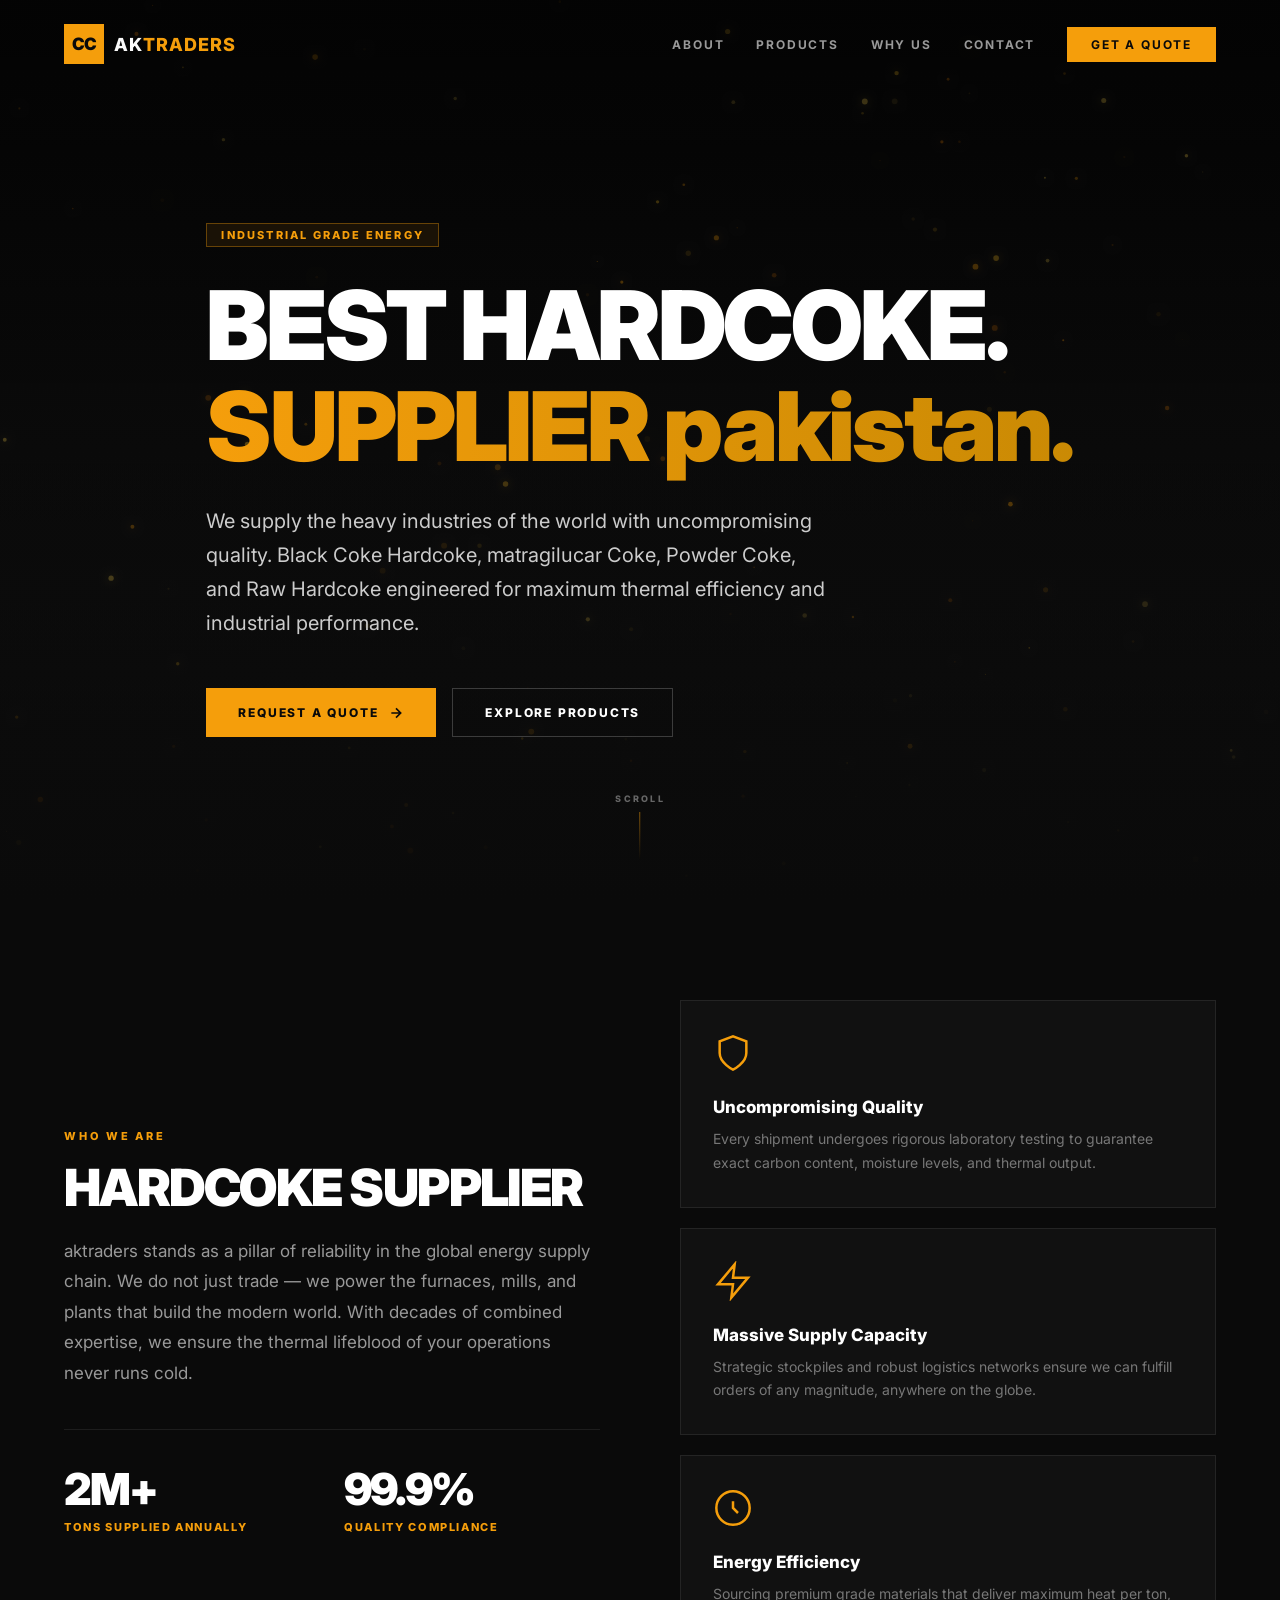
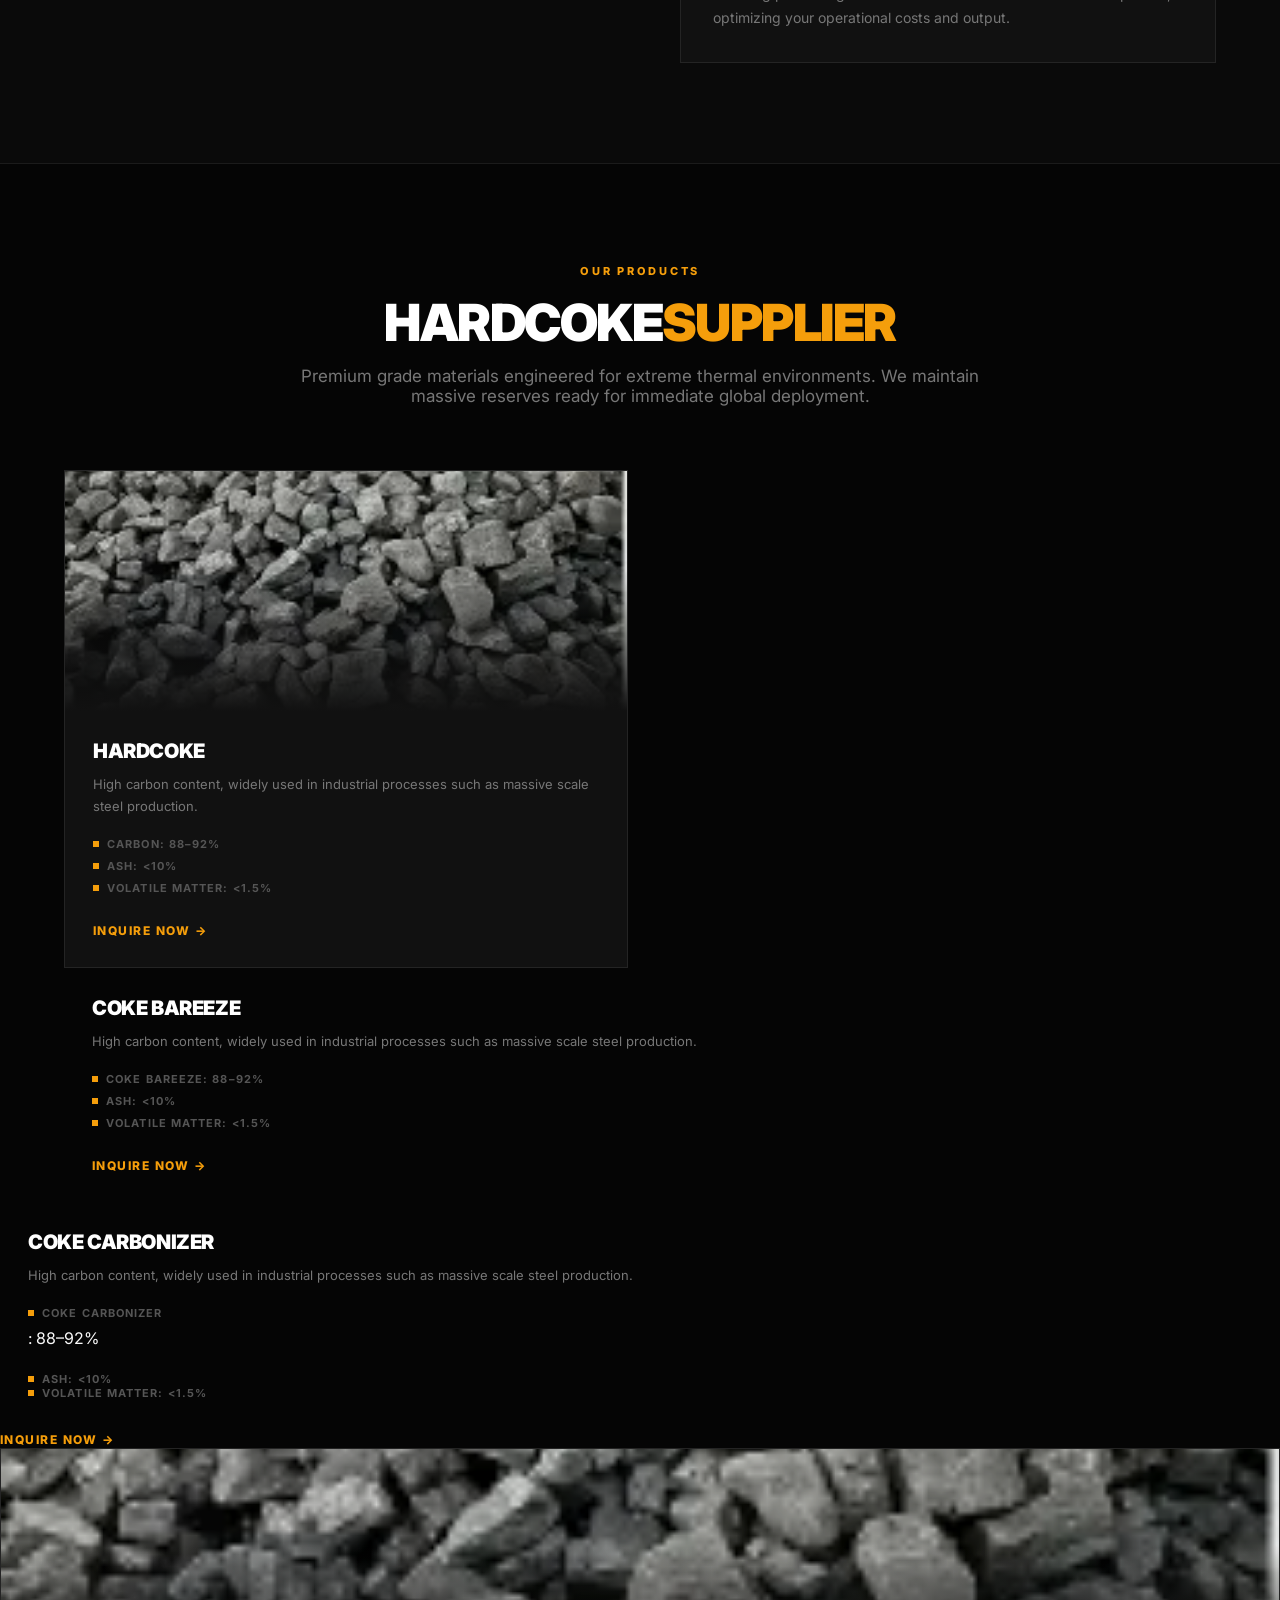
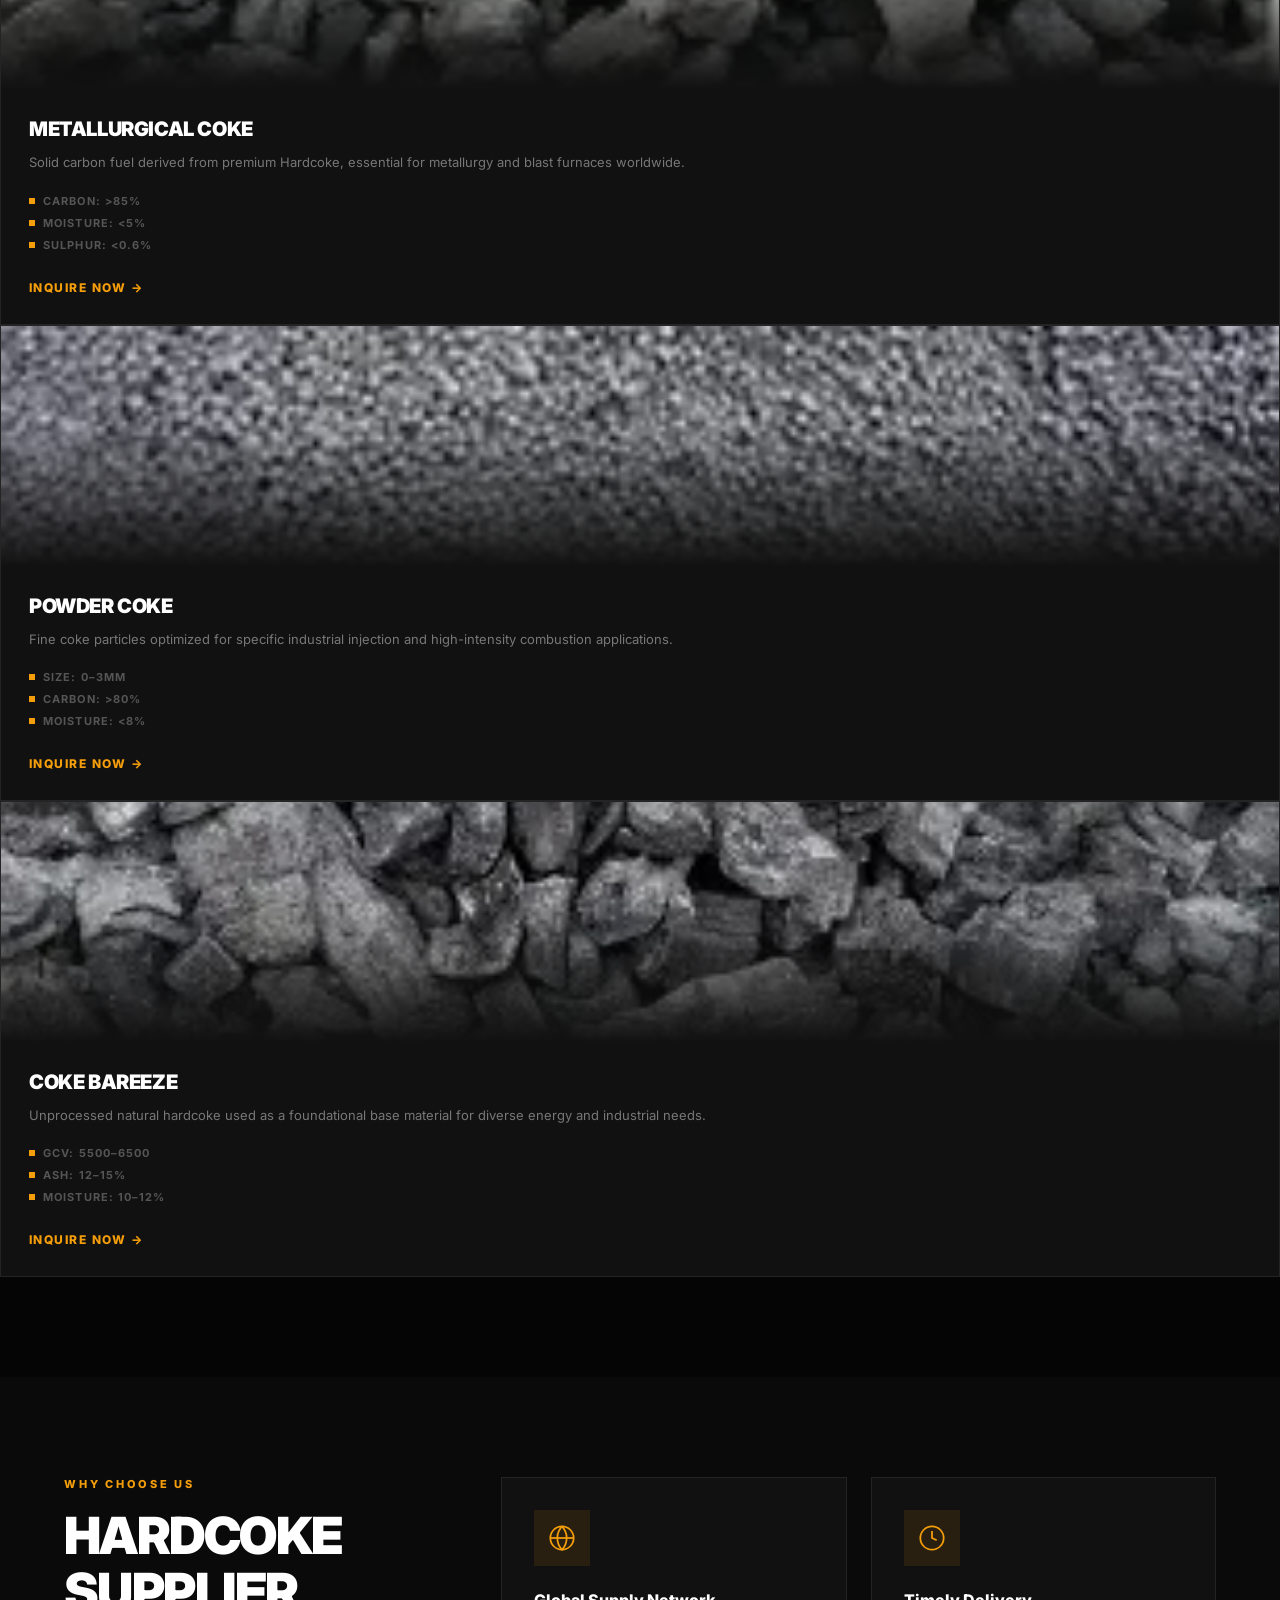
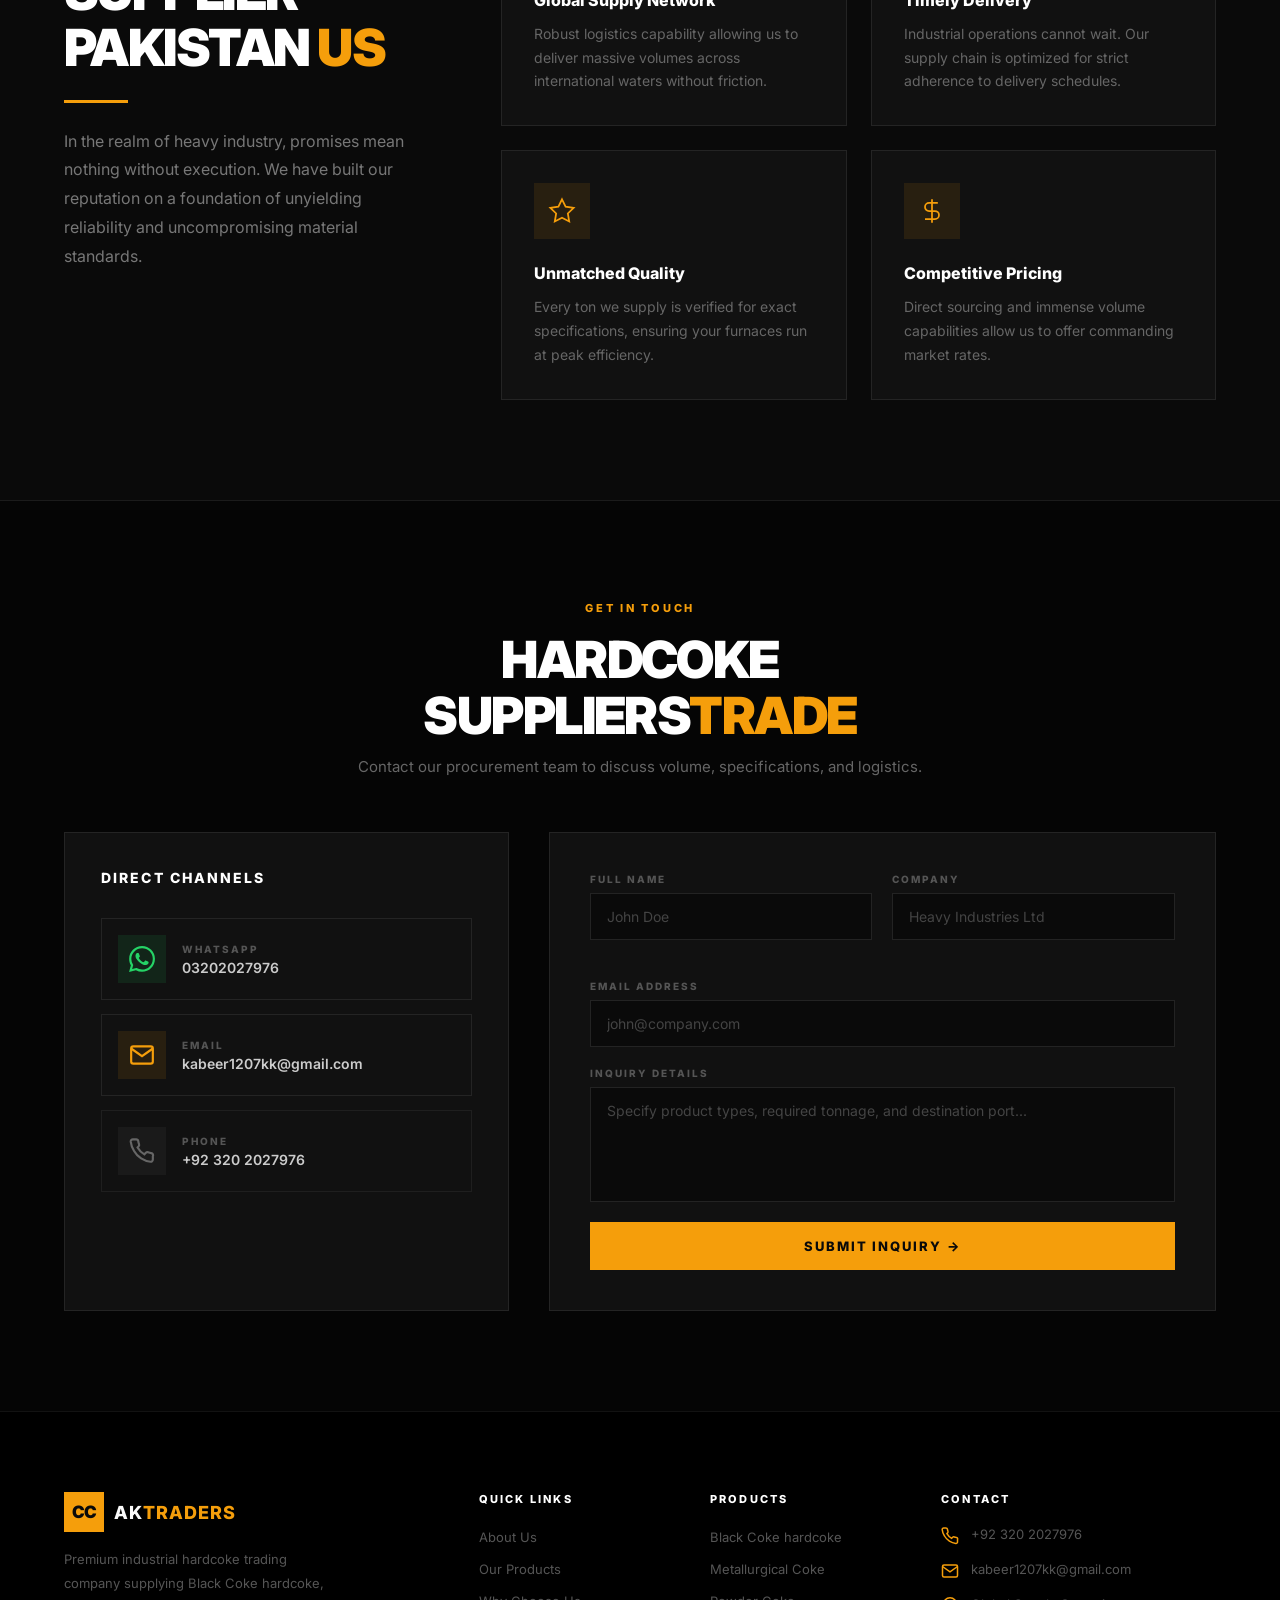
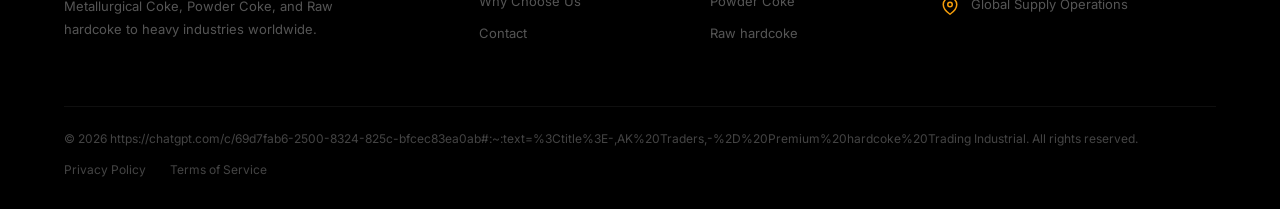
<file: index.html>
<!DOCTYPE html>
<html lang="en">
  <!-- Website Title -->
<title>AK Traders</title>

<!-- Favicon (this is what shows in Google + browser tab) -->
<link rel="icon" type="image/png" href="logo.png">

<!-- SEO Name -->
<meta name="description" content="AK Traders - Hardcoke Supplier">
<meta name="keywords" content="AK Traders, hardcoke supplier, coal supplier">

<!-- Open Graph (Google/social preview) -->
<meta property="og:title" content="AK Traders">
<meta property="og:description" content="Hardcoke Supplier">
<meta property="og:image" content="logo.png">
<meta property="og:type" content="website">
<head>
<meta charset="UTF-8"/>
<meta name="viewport" content="width=device-width, initial-scale=1.0"/>
<title>AKTRADERS - Premium hardcoke Trading</title>
<link rel="preconnect" href="https://fonts.googleapis.com">
<link href="https://fonts.googleapis.com/css2?family=Inter:wght@400;500;600;700;800;900&display=swap" rel="stylesheet">
<style>
*,*::before,*::after{box-sizing:border-box;margin:0;padding:0}
html{scroll-behavior:smooth}
body{font-family:'Inter',sans-serif;background:#0a0a0a;color:#fafafa;-webkit-font-smoothing:antialiased}
a{text-decoration:none;color:inherit}
img{display:block;max-width:100%}
nav{position:fixed;top:0;left:0;right:0;z-index:100;transition:all .3s;padding:24px 0;border-bottom:1px solid transparent}
nav.scrolled{background:rgba(10,10,10,.96);backdrop-filter:blur(12px);border-color:rgba(255,255,255,.08);padding:16px 0}
.nav-inner{max-width:1200px;margin:0 auto;padding:0 24px;display:flex;align-items:center;justify-content:space-between}
.logo{display:flex;align-items:center;gap:10px;cursor:pointer}
.logo-box{width:40px;height:40px;background:#f59e0b;display:flex;align-items:center;justify-content:center;font-weight:900;font-size:17px;color:#0a0a0a;letter-spacing:-.5px}
.logo-text{font-weight:800;font-size:18px;text-transform:uppercase;letter-spacing:1px}
.logo-text span{color:#f59e0b}
.nav-links{display:flex;align-items:center;gap:32px}
.nav-links a{font-size:12px;font-weight:700;text-transform:uppercase;letter-spacing:.15em;color:#999;transition:color .2s}
.nav-links a:hover{color:#f59e0b}
.nav-cta{background:#f59e0b;color:#0a0a0a!important;padding:10px 24px;font-size:12px;font-weight:800;text-transform:uppercase;letter-spacing:.15em;transition:opacity .2s}
.nav-cta:hover{opacity:.85}
.hamburger{display:none;flex-direction:column;gap:5px;cursor:pointer;padding:4px;background:none;border:none}
.hamburger span{display:block;width:24px;height:2px;background:#fafafa;transition:all .3s}
.mobile-menu{display:none;flex-direction:column;background:#0a0a0a;border-top:1px solid rgba(255,255,255,.08)}
.mobile-menu a{padding:16px 24px;font-size:13px;font-weight:700;text-transform:uppercase;letter-spacing:.1em;border-bottom:1px solid rgba(255,255,255,.05);color:#ccc}
.mob-cta{background:#f59e0b!important;color:#0a0a0a!important;text-align:center;margin:12px 24px;padding:14px!important;border:none!important}
#hero{position:relative;min-height:100vh;display:flex;align-items:center;overflow:hidden}
#particle-canvas{position:absolute;inset:0;width:100%;height:100%}
.hero-overlay{position:absolute;inset:0;background:linear-gradient(to bottom,rgba(0,0,0,.6),rgba(0,0,0,.3) 50%,#0a0a0a)}
.hero-content{position:relative;z-index:2;max-width:1200px;margin:0 auto;padding:120px 24px 60px}
.hero-badge{display:inline-block;padding:4px 14px;border:1px solid rgba(245,158,11,.35);background:rgba(245,158,11,.08);color:#f59e0b;font-size:11px;font-weight:800;text-transform:uppercase;letter-spacing:.2em;margin-bottom:28px}
.hero-title{font-size:clamp(48px,8vw,96px);font-weight:900;line-height:1.05;letter-spacing:-.03em;margin-bottom:28px;color:#fff}
.hero-title .gold{background:linear-gradient(90deg,#f59e0b,#ca8a04);-webkit-background-clip:text;-webkit-text-fill-color:transparent;background-clip:text}
.hero-sub{font-size:clamp(16px,2vw,20px);color:#ccc;max-width:620px;line-height:1.7;margin-bottom:48px}
.hero-btns{display:flex;flex-wrap:wrap;gap:16px}
.btn-primary{display:inline-flex;align-items:center;gap:10px;background:#f59e0b;color:#0a0a0a;padding:16px 32px;font-size:12px;font-weight:800;text-transform:uppercase;letter-spacing:.15em;transition:opacity .2s;cursor:pointer}
.btn-primary:hover{opacity:.88}
.btn-outline{display:inline-flex;align-items:center;padding:16px 32px;font-size:12px;font-weight:800;text-transform:uppercase;letter-spacing:.15em;border:1px solid rgba(255,255,255,.2);color:#fff;transition:background .2s}
.btn-outline:hover{background:rgba(255,255,255,.06)}
.scroll-hint{position:absolute;bottom:40px;left:50%;transform:translateX(-50%);display:flex;flex-direction:column;align-items:center;gap:8px;z-index:2;opacity:0;animation:fadeIn 1s 2s forwards}
.scroll-hint span{font-size:9px;font-weight:800;text-transform:uppercase;letter-spacing:.25em;color:#666}
.scroll-line{width:1px;height:48px;background:linear-gradient(to bottom,#f59e0b88,transparent)}
@keyframes fadeIn{to{opacity:1}}
section{padding:100px 0}
.container{max-width:1200px;margin:0 auto;padding:0 24px}
.section-tag{font-size:11px;font-weight:800;text-transform:uppercase;letter-spacing:.25em;color:#f59e0b;margin-bottom:16px}
.section-title{font-size:clamp(28px,4vw,52px);font-weight:900;text-transform:uppercase;letter-spacing:-.03em;line-height:1.1;color:#fff}
.section-title span{color:#f59e0b}
.divider{width:64px;height:3px;background:#f59e0b;margin:24px 0}
#about{background:#0a0a0a;border-bottom:1px solid rgba(255,255,255,.07)}
.about-grid{display:grid;grid-template-columns:1fr 1fr;gap:80px;align-items:center}
.about-desc{font-size:17px;color:#999;line-height:1.8;margin:20px 0 40px}
.stats{display:grid;grid-template-columns:1fr 1fr;gap:24px;padding-top:32px;border-top:1px solid rgba(255,255,255,.08)}
.stat-num{font-size:44px;font-weight:900;color:#fff;letter-spacing:-.04em}
.stat-label{font-size:11px;font-weight:800;text-transform:uppercase;letter-spacing:.15em;color:#f59e0b;margin-top:4px}
.feature-cards{display:flex;flex-direction:column;gap:20px}
.feat-card{background:#111;border:1px solid rgba(255,255,255,.08);padding:32px;transition:border-color .3s}
.feat-card:hover{border-color:rgba(245,158,11,.4)}
.feat-icon{width:40px;height:40px;margin-bottom:20px;stroke:#f59e0b}
.feat-title{font-size:17px;font-weight:800;color:#fff;margin-bottom:10px}
.feat-desc{font-size:14px;color:#777;line-height:1.7}
#products{background:#050505}
.prod-header{text-align:center;max-width:720px;margin:0 auto 64px}
.prod-desc{font-size:17px;color:#777;margin-top:16px}
.prod-grid{display:grid;grid-template-columns:1fr 1fr;gap:24px}
.prod-card{background:#111;border:1px solid rgba(255,255,255,.08);overflow:hidden;transition:transform .3s}
.prod-card:hover{transform:translateY(-6px)}
.prod-img-wrap{height:240px;overflow:hidden;position:relative;background:#000}
.prod-img-wrap img{width:100%;height:100%;object-fit:cover;opacity:.9;transition:opacity .4s,transform .6s}
.prod-card:hover .prod-img-wrap img{opacity:1;transform:scale(1.04)}
.prod-img-overlay{position:absolute;inset:0;background:linear-gradient(to top,#111 0%,transparent 60%)}
.prod-body{padding:28px}
.prod-name{font-size:20px;font-weight:900;text-transform:uppercase;color:#fff;letter-spacing:-.02em;margin-bottom:10px}
.prod-text{font-size:13px;color:#777;line-height:1.7;margin-bottom:20px}
.prod-specs{display:flex;flex-direction:column;gap:8px;margin-bottom:24px}
.prod-spec{display:flex;align-items:center;gap:8px;font-size:11px;font-weight:700;text-transform:uppercase;letter-spacing:.1em;color:#555}
.prod-spec::before{content:'';display:block;width:6px;height:6px;background:#f59e0b;flex-shrink:0}
.prod-cta{display:inline-flex;align-items:center;gap:8px;font-size:12px;font-weight:800;text-transform:uppercase;letter-spacing:.12em;color:#f59e0b;transition:color .2s}
.prod-cta:hover{color:#fff}
#why-us{background:#0a0a0a;border-bottom:1px solid rgba(255,255,255,.07)}
.why-layout{display:grid;grid-template-columns:1fr 2fr;gap:80px}
.why-left p{font-size:16px;color:#777;line-height:1.8;margin-top:16px}
.why-grid{display:grid;grid-template-columns:1fr 1fr;gap:24px}
.why-card{background:#111;border:1px solid rgba(255,255,255,.08);padding:32px;transition:all .3s}
.why-card:hover{background:#141414;border-color:rgba(245,158,11,.3)}
.why-icon-box{width:56px;height:56px;background:rgba(245,158,11,.1);display:flex;align-items:center;justify-content:center;margin-bottom:24px}
.why-icon-box svg{width:28px;height:28px;stroke:#f59e0b}
.why-title{font-size:16px;font-weight:800;color:#fff;margin-bottom:12px}
.why-desc{font-size:14px;color:#666;line-height:1.7}
#contact{background:#050505}
.contact-top{text-align:center;max-width:600px;margin:0 auto 56px}
.contact-top p{margin-top:14px;font-size:15px;color:#666}
.contact-grid{display:grid;grid-template-columns:2fr 3fr;gap:40px}
.direct-box{background:#111;border:1px solid rgba(255,255,255,.08);padding:36px}
.direct-title{font-size:14px;font-weight:800;text-transform:uppercase;letter-spacing:.15em;color:#fff;margin-bottom:32px}
.contact-link{display:flex;align-items:center;gap:16px;padding:16px;border:1px solid rgba(255,255,255,.08);margin-bottom:14px;transition:border-color .25s;color:#fff}
.contact-link.whatsapp:hover{border-color:#25D366}
.contact-link.email:hover{border-color:#f59e0b}
.cl-icon{width:48px;height:48px;display:flex;align-items:center;justify-content:center;flex-shrink:0}
.cl-label{font-size:10px;font-weight:800;text-transform:uppercase;letter-spacing:.2em;color:#555;margin-bottom:4px}
.cl-text{font-size:14px;font-weight:600;color:#ccc;transition:color .2s;word-break:break-all}
.contact-link.whatsapp:hover .cl-text{color:#25D366}
.contact-link.email:hover .cl-text{color:#f59e0b}
.phone-box{display:flex;align-items:center;gap:16px;padding:16px;border:1px solid rgba(255,255,255,.06)}
.form-box{background:#111;border:1px solid rgba(255,255,255,.08);padding:40px}
.form-row{display:grid;grid-template-columns:1fr 1fr;gap:20px;margin-bottom:20px}
.field{display:flex;flex-direction:column;gap:8px;margin-bottom:20px}
.field label{font-size:10px;font-weight:800;text-transform:uppercase;letter-spacing:.2em;color:#555}
.field input,.field textarea{background:#0a0a0a;border:1px solid rgba(255,255,255,.1);padding:14px 16px;font-size:14px;color:#fff;font-family:'Inter',sans-serif;outline:none;transition:border-color .2s;resize:none;width:100%}
.field input::placeholder,.field textarea::placeholder{color:#444}
.field input:focus,.field textarea:focus{border-color:#f59e0b}
.submit-btn{width:100%;display:flex;align-items:center;justify-content:center;gap:12px;background:#f59e0b;color:#0a0a0a;padding:16px 32px;font-size:13px;font-weight:800;text-transform:uppercase;letter-spacing:.15em;border:none;cursor:pointer;font-family:'Inter',sans-serif;transition:opacity .2s}
.submit-btn:hover{opacity:.88}
.toast{display:none;position:fixed;bottom:32px;right:32px;background:#f59e0b;color:#0a0a0a;padding:16px 24px;font-size:13px;font-weight:700;z-index:999;border-radius:2px;box-shadow:0 8px 32px rgba(0,0,0,.5)}
footer{background:#000;border-top:1px solid rgba(255,255,255,.07);padding:80px 0 32px}
.footer-grid{display:grid;grid-template-columns:2fr 1fr 1fr 1.5fr;gap:48px;margin-bottom:64px}
.footer-brand p{font-size:13px;color:#555;line-height:1.8;margin-top:16px;max-width:280px}
.footer-col h4{font-size:11px;font-weight:800;text-transform:uppercase;letter-spacing:.2em;color:#fff;margin-bottom:20px}
.footer-col ul{list-style:none;display:flex;flex-direction:column;gap:12px}
.footer-col ul li a{font-size:13px;color:#555;transition:color .2s}
.footer-col ul li a:hover{color:#f59e0b}
.footer-col ul li span{font-size:13px;color:#555}
.fc-item{display:flex;align-items:flex-start;gap:12px;margin-bottom:16px}
.fc-item svg{width:18px;height:18px;stroke:#f59e0b;flex-shrink:0;margin-top:1px}
.fc-item a,.fc-item span{font-size:13px;color:#555;transition:color .2s;word-break:break-all}
.fc-item a:hover{color:#fff}
.footer-bottom{border-top:1px solid rgba(255,255,255,.06);padding-top:24px;display:flex;align-items:center;justify-content:space-between;flex-wrap:wrap;gap:16px}
.footer-bottom p{font-size:12px;color:#444}
.fbl{display:flex;gap:24px}
.fbl a{font-size:12px;color:#444;transition:color .2s}
.fbl a:hover{color:#fff}
.reveal{opacity:0;transform:translateY(32px);transition:opacity .7s ease,transform .7s ease}
.reveal.visible{opacity:1;transform:none}
.reveal-left{opacity:0;transform:translateX(-32px);transition:opacity .7s ease,transform .7s ease}
.reveal-left.visible{opacity:1;transform:none}
.reveal-right{opacity:0;transform:translateX(32px);transition:opacity .7s ease,transform .7s ease}
.reveal-right.visible{opacity:1;transform:none}
.d1{transition-delay:.1s}.d2{transition-delay:.2s}.d3{transition-delay:.3s}.d4{transition-delay:.4s}
@media(max-width:900px){
  .nav-links{display:none}
  .hamburger{display:flex}
  .about-grid,.contact-grid,.why-layout,.footer-grid{grid-template-columns:1fr}
  .prod-grid,.why-grid,.form-row{grid-template-columns:1fr}
  .footer-grid{grid-template-columns:1fr 1fr}
}
@media(max-width:600px){
  .footer-grid{grid-template-columns:1fr}
  .hero-btns{flex-direction:column}
  .btn-primary,.btn-outline{width:100%;justify-content:center}
}
</style>
</head>
<body>

<nav id="navbar">
  <div class="nav-inner">
    <a href="#" class="logo">
      <div class="logo-box">CC</div>
      <span class="logo-text">AK<span>TRADERS</span></span>
    </a>
    <div class="nav-links">
      <a href="#about">About</a>
      <a href="#products">Products</a>
      <a href="#why-us">Why Us</a>
      <a href="#contact">Contact</a>
      <a href="#contact" class="nav-cta">Get a Quote</a>
    </div>
    <button class="hamburger" id="hamburger" aria-label="Menu">
      <span></span><span></span><span></span>
    </button>
  </div>
  <div class="mobile-menu" id="mobile-menu">
    <a href="#about" onclick="closeMob()">About</a>
    <a href="#products" onclick="closeMob()">Products</a>
    <a href="#why-us" onclick="closeMob()">Why Us</a>
    <a href="#contact" onclick="closeMob()">Contact</a>
    <a href="#contact" class="mob-cta" onclick="closeMob()">Get a Quote</a>
  </div>
</nav>

<section id="hero">
  <canvas id="particle-canvas"></canvas>
  <div class="hero-overlay"></div>
  <div class="hero-content">
    <div class="hero-badge">Industrial Grade Energy</div>
    <h1 class="hero-title">BEST HARDCOKE.<br><span class="gold">SUPPLIER pakistan.</span></h1>
    <p class="hero-sub">We supply the heavy industries of the world with uncompromising quality. Black Coke Hardcoke, matragilucar Coke, Powder Coke, and Raw Hardcoke engineered for maximum thermal efficiency and industrial performance.</p>
    <div class="hero-btns">
      <a href="#contact" class="btn-primary">
        Request a Quote
        <svg width="16" height="16" viewBox="0 0 24 24" fill="none" stroke="currentColor" stroke-width="2.5"><path d="M5 12h14M12 5l7 7-7 7"/></svg>
      </a>
      <a href="#products" class="btn-outline">Explore Products</a>
    </div>
  </div>
  <div class="scroll-hint">
    <span>Scroll</span>
    <div class="scroll-line"></div>
  </div>
</section>

<section id="about">
  <div class="container">
    <div class="about-grid">
      <div>
        <div class="section-tag reveal">Who We Are</div>
        <h2 class="section-title reveal d1">Hardcoke SUPPLIER<br><span><I>
          <pakistan></pakistan>
        </I></span></h2>
        <p class="about-desc reveal d2">aktraders stands as a pillar of reliability in the global energy supply chain. We do not just trade  — we power the furnaces, mills, and plants that build the modern world. With decades of combined expertise, we ensure the thermal lifeblood of your operations never runs cold.</p>
        <div class="stats reveal d3">
          <div><div class="stat-num">2M+</div><div class="stat-label">Tons Supplied Annually</div></div>
          <div><div class="stat-num">99.9%</div><div class="stat-label">Quality Compliance</div></div>
        </div>
      </div>
      <div class="feature-cards">
        <div class="feat-card reveal d1">
          <svg class="feat-icon" viewBox="0 0 24 24" fill="none" stroke-width="1.5"><path d="M12 22s8-4 8-10V5l-8-3-8 3v7c0 6 8 10 8 10z"/></svg>
          <div class="feat-title">Uncompromising Quality</div>
          <div class="feat-desc">Every shipment undergoes rigorous laboratory testing to guarantee exact carbon content, moisture levels, and thermal output.</div>
        </div>
        <div class="feat-card reveal d2">
          <svg class="feat-icon" viewBox="0 0 24 24" fill="none" stroke-width="1.5"><path d="M13 2L3 14h9l-1 8 10-12h-9l1-8z"/></svg>
          <div class="feat-title">Massive Supply Capacity</div>
          <div class="feat-desc">Strategic stockpiles and robust logistics networks ensure we can fulfill orders of any magnitude, anywhere on the globe.</div>
        </div>
        <div class="feat-card reveal d3">
          <svg class="feat-icon" viewBox="0 0 24 24" fill="none" stroke-width="1.5"><circle cx="12" cy="12" r="10"/><path d="M12 8v4l3 3"/></svg>
          <div class="feat-title">Energy Efficiency</div>
          <div class="feat-desc">Sourcing premium grade materials that deliver maximum heat per ton, optimizing your operational costs and output.</div>
        </div>
      </div>
    </div>
  </div>
</section>

<section id="products">
  <div class="container">
    <div class="prod-header reveal">
      <div class="section-tag">Our Products</div>
      <h2 class="section-title">Hardcoke<span>SUPPLIER</span></h2>
      <p class="prod-desc">Premium grade materials engineered for extreme thermal environments. We maintain massive reserves ready for immediate global deployment.</p>
    </div>
    <div class="prod-grid">

      <div class="prod-card reveal d1">
        <div class="prod-img-wrap">
          <img src="[data-uri]" alt="Black Coke Hardcoke"/>
          <div class="prod-img-overlay"></div>
        </div>
        <div class="prod-body">
          <div class="prod-name">Hardcoke</div>
          <div class="prod-text">High carbon content, widely used in industrial processes such as massive scale steel production.</div>
          <div class="prod-specs">
            <div class="prod-spec">Carbon: 88&ndash;92%</div>
            <div class="prod-spec">Ash: &lt;10%</div>
            <div class="prod-spec">Volatile Matter: &lt;1.5%</div>
          </div>
          <a href="#contact" class="prod-cta">Inquire Now &rarr;</a>
        </div>
      </div>
        </div>
        <div class="prod-body">
          <div class="prod-name">coke bareeze</div>
          <div class="prod-text">High carbon content, widely used in industrial processes such as massive scale steel production.</div>
          <div class="prod-specs">
            <div class="prod-spec">coke bareeze: 88&ndash;92%</div>
            <div class="prod-spec">Ash: &lt;10%</div>
            <div class="prod-spec">Volatile Matter: &lt;1.5%</div>
          </div>
          <a href="#contact" class="prod-cta">Inquire Now &rarr;</a>
        </div>
      </div>
            </div>
        <div class="prod-body">
          <div class="prod-name">coke carbonizer</div>
          <div class="prod-text">High carbon content, widely used in industrial processes such as massive scale steel production.</div>
          <div class="prod-specs">
            <div class="prod-spec">coke carbonizer</div>: 88&ndash;92%</div>
            <div class="prod-spec">Ash: &lt;10%</div>
            <div class="prod-spec">Volatile Matter: &lt;1.5%</div>
          </div>
          <a href="#contact" class="prod-cta">Inquire Now &rarr;</a>
        </div>
      </div>
      <div class="prod-card reveal d2">
        <div class="prod-img-wrap">
          <img src="[data-uri]" alt="Metallurgical Coke"/>
          <div class="prod-img-overlay"></div>
        </div>
        <div class="prod-body">
          <div class="prod-name">Metallurgical Coke</div>
          <div class="prod-text">Solid carbon fuel derived from premium Hardcoke, essential for metallurgy and blast furnaces worldwide.</div>
          <div class="prod-specs">
            <div class="prod-spec">Carbon: &gt;85%</div>
            <div class="prod-spec">Moisture: &lt;5%</div>
            <div class="prod-spec">Sulphur: &lt;0.6%</div>
          </div>
          <a href="#contact" class="prod-cta">Inquire Now &rarr;</a>
        </div>
      </div>

      <div class="prod-card reveal d3">
        <div class="prod-img-wrap">
          <img src="[data-uri]" alt="Powder Coke"/>
          <div class="prod-img-overlay"></div>
        </div>
        <div class="prod-body">
          <div class="prod-name">Powder Coke</div>
          <div class="prod-text">Fine coke particles optimized for specific industrial injection and high-intensity combustion applications.</div>
          <div class="prod-specs">
            <div class="prod-spec">Size: 0&ndash;3mm</div>
            <div class="prod-spec">Carbon: &gt;80%</div>
            <div class="prod-spec">Moisture: &lt;8%</div>
          </div>
          <a href="#contact" class="prod-cta">Inquire Now &rarr;</a>
        </div>
      </div>

      <div class="prod-card reveal d4">
        <div class="prod-img-wrap">
          <img src="[data-uri]" alt="Raw Coal"/>
          <div class="prod-img-overlay"></div>
        </div>
        <div class="prod-body">
          <div class="prod-name">COKE BAREEZE</div>
          <div class="prod-text">Unprocessed natural hardcoke used as a foundational base material for diverse energy and industrial needs.</div>
          <div class="prod-specs">
            <div class="prod-spec">GCV: 5500&ndash;6500</div>
            <div class="prod-spec">Ash: 12&ndash;15%</div>
            <div class="prod-spec">Moisture: 10&ndash;12%</div>
          </div>
          <a href="#contact" class="prod-cta">Inquire Now &rarr;</a>
        </div>
      </div>

    </div>
  </div>
</section>

<section id="why-us">
  <div class="container">
    <div class="why-layout">
      <div class="why-left reveal-left">
        <div class="section-tag">Why Choose Us</div>
        <h2 class="section-title">hardcoke SUPPLIER PAKISTAN <span>Us</span></h2>
        <div class="divider"></div>
        <p>In the realm of heavy industry, promises mean nothing without execution. We have built our reputation on a foundation of unyielding reliability and uncompromising material standards.</p>
      </div>
      <div class="why-grid">
        <div class="why-card reveal d1">
          <div class="why-icon-box"><svg viewBox="0 0 24 24" fill="none" stroke-width="1.5"><circle cx="12" cy="12" r="10"/><path d="M12 2a14.5 14.5 0 0 0 0 20A14.5 14.5 0 0 0 12 2"/><path d="M2 12h20"/></svg></div>
          <div class="why-title">Global Supply Network</div>
          <div class="why-desc">Robust logistics capability allowing us to deliver massive volumes across international waters without friction.</div>
        </div>
        <div class="why-card reveal d2">
          <div class="why-icon-box"><svg viewBox="0 0 24 24" fill="none" stroke-width="1.5"><circle cx="12" cy="12" r="10"/><path d="M12 6v6l4 2"/></svg></div>
          <div class="why-title">Timely Delivery</div>
          <div class="why-desc">Industrial operations cannot wait. Our supply chain is optimized for strict adherence to delivery schedules.</div>
        </div>
        <div class="why-card reveal d3">
          <div class="why-icon-box"><svg viewBox="0 0 24 24" fill="none" stroke-width="1.5"><path d="M12 2l3.09 6.26L22 9.27l-5 4.87 1.18 6.88L12 17.77l-6.18 3.25L7 14.14 2 9.27l6.91-1.01L12 2z"/></svg></div>
          <div class="why-title">Unmatched Quality</div>
          <div class="why-desc">Every ton we supply is verified for exact specifications, ensuring your furnaces run at peak efficiency.</div>
        </div>
        <div class="why-card reveal d4">
          <div class="why-icon-box"><svg viewBox="0 0 24 24" fill="none" stroke-width="1.5"><path d="M12 2v20M17 5H9.5a3.5 3.5 0 0 0 0 7h5a3.5 3.5 0 0 1 0 7H6"/></svg></div>
          <div class="why-title">Competitive Pricing</div>
          <div class="why-desc">Direct sourcing and immense volume capabilities allow us to offer commanding market rates.</div>
        </div>
      </div>
    </div>
  </div>
</section>

<section id="contact">
  <div class="container">
    <div class="contact-top reveal">
      <div class="section-tag">Get in Touch</div>
      <h2 class="section-title">hardcoke SUPPLIERS<span>Trade</span></h2>
      <p>Contact our procurement team to discuss volume, specifications, and logistics.</p>
    </div>
    <div class="contact-grid">
      <div class="direct-box reveal-left">
        <div class="direct-title">Direct Channels</div>
        <a href="https://wa.me/923202027976" target="_blank" class="contact-link whatsapp">
          <div class="cl-icon" style="background:rgba(37,211,102,.1)">
            <svg viewBox="0 0 24 24" fill="#25D366" width="26" height="26"><path d="M17.472 14.382c-.297-.149-1.758-.867-2.03-.967-.273-.099-.471-.148-.67.15-.197.297-.767.966-.94 1.164-.173.199-.347.223-.644.075-.297-.15-1.255-.463-2.39-1.475-.883-.788-1.48-1.761-1.653-2.059-.173-.297-.018-.458.13-.606.134-.133.298-.347.446-.52.149-.174.198-.298.298-.497.099-.198.05-.371-.025-.52-.075-.149-.669-1.612-.916-2.207-.242-.579-.487-.5-.669-.51-.173-.008-.371-.01-.57-.01-.198 0-.52.074-.792.372-.272.297-1.04 1.016-1.04 2.479 0 1.462 1.065 2.875 1.213 3.074.149.198 2.096 3.2 5.077 4.487.709.306 1.262.489 1.694.625.712.227 1.36.195 1.871.118.571-.085 1.758-.719 2.006-1.413.248-.694.248-1.289.173-1.413-.074-.124-.272-.198-.57-.347m-5.421 7.403h-.004a9.87 9.87 0 0 1-5.031-1.378l-.361-.214-3.741.982.998-3.648-.235-.374a9.86 9.86 0 0 1-1.51-5.26c.001-5.45 4.436-9.884 9.888-9.884 2.64 0 5.122 1.03 6.988 2.898a9.825 9.825 0 0 1 2.893 6.994c-.003 5.45-4.437 9.884-9.885 9.884m8.413-18.297A11.815 11.815 0 0 0 12.05 0C5.495 0 .16 5.335.157 11.892c0 2.096.547 4.142 1.588 5.945L.057 24l6.305-1.654a11.882 11.882 0 0 0 5.683 1.448h.005c6.554 0 11.89-5.335 11.893-11.893a11.821 11.821 0 0 0-3.48-8.413z"/></svg>
          </div>
          <div><div class="cl-label">WhatsApp</div><div class="cl-text">03202027976</div></div>
        </a>
        <a href="mailto:kabeer1207kk@gmail.com" class="contact-link email">
          <div class="cl-icon" style="background:rgba(245,158,11,.1)">
            <svg viewBox="0 0 24 24" fill="none" stroke="#f59e0b" stroke-width="2" width="26" height="26"><path d="M4 4h16c1.1 0 2 .9 2 2v12c0 1.1-.9 2-2 2H4c-1.1 0-2-.9-2-2V6c0-1.1.9-2 2-2z"/><polyline points="22,6 12,13 2,6"/></svg>
          </div>
          <div><div class="cl-label">Email</div><div class="cl-text">kabeer1207kk@gmail.com</div></div>
        </a>
        <div class="phone-box">
          <div class="cl-icon" style="background:rgba(255,255,255,.04)">
            <svg viewBox="0 0 24 24" fill="none" stroke="#666" stroke-width="2" width="26" height="26"><path d="M22 16.92v3a2 2 0 0 1-2.18 2 19.79 19.79 0 0 1-8.63-3.07A19.5 19.5 0 0 1 4.69 12 19.79 19.79 0 0 1 1.58 3.4 2 2 0 0 1 3.55 1.22h3a2 2 0 0 1 2 1.72c.127.96.361 1.903.7 2.81a2 2 0 0 1-.45 2.11L7.91 8.78a16 16 0 0 0 6.29 6.29l1.37-1.37a2 2 0 0 1 2.11-.45c.907.339 1.85.573 2.81.7A2 2 0 0 1 22 16.92z"/></svg>
          </div>
          <div><div class="cl-label">Phone</div><div class="cl-text" style="color:#ccc">+92 320 2027976</div></div>
        </div>
      </div>
      <div class="form-box reveal-right">
        <form id="contact-form" onsubmit="submitForm(event)">
          <div class="form-row">
            <div class="field"><label for="fn">Full Name</label><input type="text" id="fn" placeholder="John Doe" required/></div>
            <div class="field"><label for="co">Company</label><input type="text" id="co" placeholder="Heavy Industries Ltd"/></div>
          </div>
          <div class="field"><label for="em">Email Address</label><input type="email" id="em" placeholder="john@company.com" required/></div>
          <div class="field"><label for="msg">Inquiry Details</label><textarea id="msg" rows="5" placeholder="Specify product types, required tonnage, and destination port..." required></textarea></div>
          <button type="submit" class="submit-btn">Submit Inquiry &rarr;</button>
        </form>
      </div>
    </div>
  </div>
</section>

<footer>
  <div class="container">
    <div class="footer-grid">
      <div class="footer-brand">
        <a href="#" class="logo"><div class="logo-box">CC</div><span class="logo-text">AK<span>TRADERS</span></span></a>
        <p>Premium industrial hardcoke trading company supplying Black Coke hardcoke, Metallurgical Coke, Powder Coke, and Raw hardcoke to heavy industries worldwide.</p>
      </div>
      <div class="footer-col">
        <h4>Quick Links</h4>
        <ul>
          <li><a href="#about">About Us</a></li>
          <li><a href="#products">Our Products</a></li>
          <li><a href="#why-us">Why Choose Us</a></li>
          <li><a href="#contact">Contact</a></li>
        </ul>
      </div>
      <div class="footer-col">
        <h4>Products</h4>
        <ul>
          <li><span>Black Coke hardcoke</span></li>
          <li><span>Metallurgical Coke</span></li>
          <li><span>Powder Coke</span></li>
          <li><span>Raw hardcoke</span></li>
        </ul>
      </div>
      <div class="footer-col">
        <h4>Contact</h4>
        <div class="fc-item"><svg viewBox="0 0 24 24" fill="none" stroke-width="2"><path d="M22 16.92v3a2 2 0 0 1-2.18 2 19.79 19.79 0 0 1-8.63-3.07A19.5 19.5 0 0 1 4.69 12 19.79 19.79 0 0 1 1.58 3.4 2 2 0 0 1 3.55 1.22h3a2 2 0 0 1 2 1.72c.127.96.361 1.903.7 2.81a2 2 0 0 1-.45 2.11L7.91 8.78a16 16 0 0 0 6.29 6.29l1.37-1.37a2 2 0 0 1 2.11-.45c.907.339 1.85.573 2.81.7A2 2 0 0 1 22 16.92z"/></svg><span>+92 320 2027976</span></div>
        <div class="fc-item"><svg viewBox="0 0 24 24" fill="none" stroke-width="2"><path d="M4 4h16c1.1 0 2 .9 2 2v12c0 1.1-.9 2-2 2H4c-1.1 0-2-.9-2-2V6c0-1.1.9-2 2-2z"/><polyline points="22,6 12,13 2,6"/></svg><a href="mailto:kabeer1207kk@gmail.com">kabeer1207kk@gmail.com</a></div>
        <div class="fc-item"><svg viewBox="0 0 24 24" fill="none" stroke-width="2"><path d="M21 10c0 7-9 13-9 13s-9-6-9-13a9 9 0 0 1 18 0z"/><circle cx="12" cy="10" r="3"/></svg><span>Global Supply Operations</span></div>
      </div>
    </div>
    <div class="footer-bottom">
      <p>&copy; <span id="yr"></span> https://chatgpt.com/c/69d7fab6-2500-8324-825c-bfcec83ea0ab#:~:text=%3Ctitle%3E-,AK%20Traders,-%2D%20Premium%20hardcoke%20Trading Industrial. All rights reserved.</p>
      <div class="fbl"><a href="#">Privacy Policy</a><a href="#">Terms of Service</a></div>
    </div>
  </div>
</footer>

<div class="toast" id="toast">Message sent! Our team will contact you shortly.</div>

<script>
document.getElementById('yr').textContent=new Date().getFullYear();
window.addEventListener('scroll',function(){document.getElementById('navbar').classList.toggle('scrolled',window.scrollY>50);});
document.getElementById('hamburger').addEventListener('click',function(){var m=document.getElementById('mobile-menu');m.style.display=m.style.display==='flex'?'none':'flex';});
function closeMob(){document.getElementById('mobile-menu').style.display='none';}
var obs=new IntersectionObserver(function(es){es.forEach(function(e){if(e.isIntersecting){e.target.classList.add('visible');obs.unobserve(e.target);}});},{threshold:0.12,rootMargin:'0px 0px -60px 0px'});
document.querySelectorAll('.reveal,.reveal-left,.reveal-right').forEach(function(el){obs.observe(el);});
(function(){
  var c=document.getElementById('particle-canvas'),ctx=c.getContext('2d');
  var pts=[];
  function resize(){c.width=window.innerWidth;c.height=window.innerHeight;init();}
  function Pt(){var self=this;self.reset=function(){self.x=Math.random()*c.width;self.y=c.height+Math.random()*80;self.sz=Math.random()*2.5+.5;self.sx=Math.random()*.8-.4;self.sy=-(Math.random()*1.5+.4);var cols=['245,158,11','251,191,36','217,119,6','252,211,77'];self.col=cols[Math.floor(Math.random()*cols.length)];self.op=Math.random()*.45+.05;self.fade=Math.random()*.004+.001;};self.reset();self.y=Math.random()*c.height;}
  Pt.prototype.update=function(){this.x+=this.sx;this.y+=this.sy;this.op-=this.fade;if(this.op<=0||this.y<-10)this.reset();};
  Pt.prototype.draw=function(){ctx.beginPath();ctx.arc(this.x,this.y,this.sz,0,Math.PI*2);ctx.fillStyle='rgba('+this.col+','+this.op+')';ctx.shadowBlur=8;ctx.shadowColor='rgba('+this.col+',.6)';ctx.fill();ctx.shadowBlur=0;};
  function init(){pts=[];var n=window.innerWidth<768?60:140;for(var i=0;i<n;i++){var p=new Pt();pts.push(p);}}
  function animate(){ctx.clearRect(0,0,c.width,c.height);var g=ctx.createLinearGradient(0,0,0,c.height);g.addColorStop(0,'#080808');g.addColorStop(1,'#141414');ctx.fillStyle=g;ctx.fillRect(0,0,c.width,c.height);pts.forEach(function(p){p.update();p.draw();});requestAnimationFrame(animate);}
  window.addEventListener('resize',resize);resize();animate();
})();
function submitForm(e){e.preventDefault();var b=e.target.querySelector('.submit-btn');b.textContent='Sending...';b.disabled=true;setTimeout(function(){b.innerHTML='Submit Inquiry &rarr;';b.disabled=false;e.target.reset();var t=document.getElementById('toast');t.style.display='block';setTimeout(function(){t.style.display='none';},3500);},1400);}
</script>
<script src="https://replit-cdn.com/replit-pill/replit-pill.global.js" data-repl-id="2a20fbb1-2e99-442f-b195-37d027676b20"></script></body>
</html>
</file>
